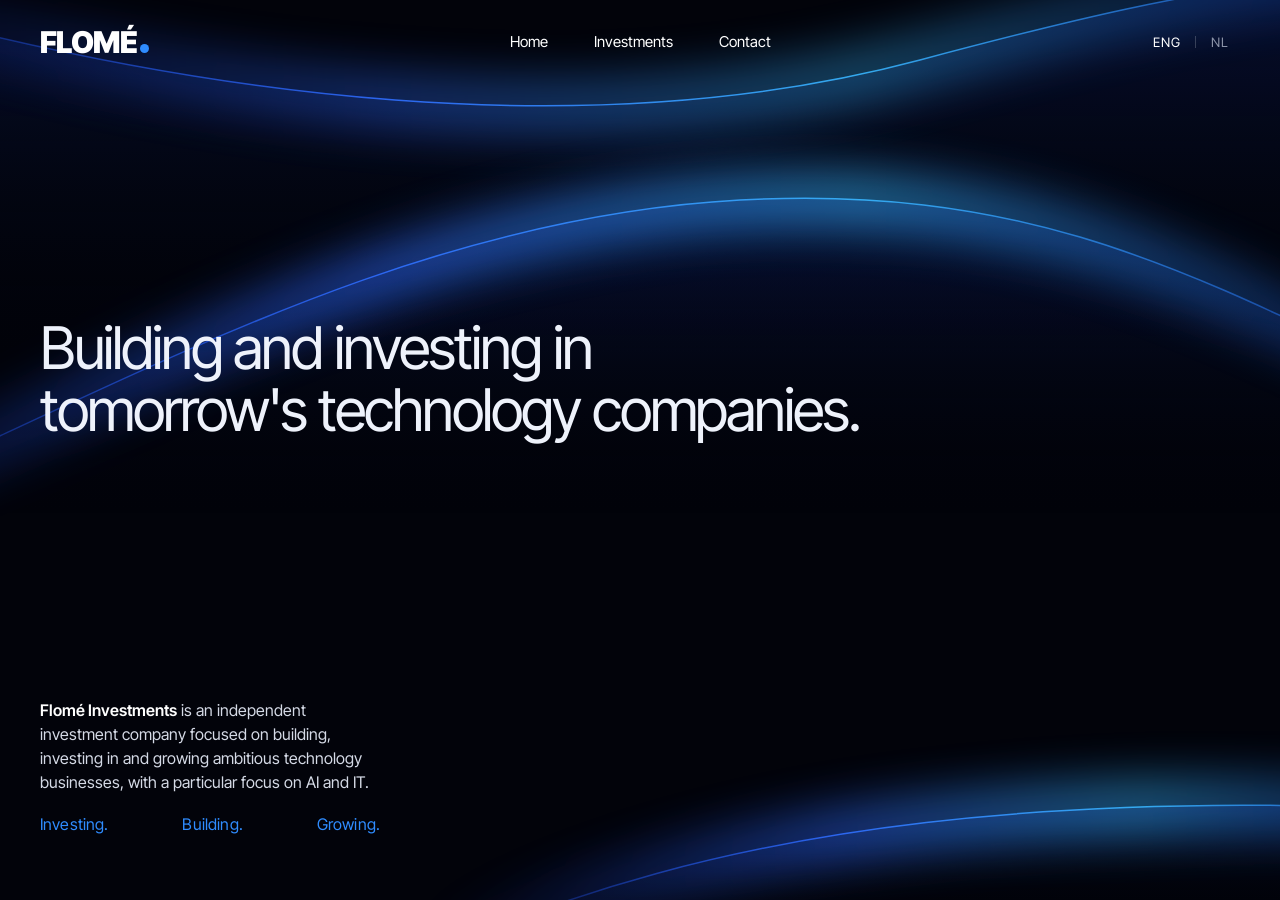
<file: index.html>
<!doctype html>
<html lang="en">
<head>
<meta charset="utf-8">
<meta name="viewport" content="width=device-width, initial-scale=1">
<title>Flomé Investments | Independent investor in AI & IT companies</title>
<meta name="description" content="Flomé Investments (Flome Investments) is an independent investor building, investing in and growing ambitious technology companies, with a focus on AI and IT.">
<meta name="robots" content="index, follow, max-image-preview:large">
<meta name="author" content="Flomé Investments">
<meta name="theme-color" content="#02030a">
<link rel="canonical" href="https://flomeinvestments.com/">
<link rel="alternate" hreflang="en" href="https://flomeinvestments.com/">
<link rel="alternate" hreflang="nl" href="https://flomeinvestments.com/nl/">
<link rel="alternate" hreflang="x-default" href="https://flomeinvestments.com/">
<link rel="icon" href="/favicon.svg" type="image/svg+xml">
<link rel="icon" href="/favicon-48.png" type="image/png" sizes="48x48">
<link rel="apple-touch-icon" href="/apple-touch-icon.png">
<meta property="og:type" content="website">
<meta property="og:site_name" content="Flomé Investments">
<meta property="og:title" content="Flomé Investments | Independent investor in AI & IT companies">
<meta property="og:description" content="Flomé Investments (Flome Investments) is an independent investor building, investing in and growing ambitious technology companies, with a focus on AI and IT.">
<meta property="og:url" content="https://flomeinvestments.com/">
<meta property="og:locale" content="en_GB">
<meta property="og:locale:alternate" content="nl_NL">
<meta property="og:image" content="https://flomeinvestments.com/assets/og-image.jpg">
<meta property="og:image:width" content="1200">
<meta property="og:image:height" content="630">
<meta property="og:image:alt" content="Flomé Investments: Investing. Building. Growing.">
<meta name="twitter:card" content="summary_large_image">
<meta name="twitter:title" content="Flomé Investments | Independent investor in AI & IT companies">
<meta name="twitter:description" content="Flomé Investments (Flome Investments) is an independent investor building, investing in and growing ambitious technology companies, with a focus on AI and IT.">
<meta name="twitter:image" content="https://flomeinvestments.com/assets/og-image.jpg">
<script type="application/ld+json">
{
  "@context": "https://schema.org",
  "@graph": [
    {
      "@type": "Organization",
      "@id": "https://flomeinvestments.com/#organization",
      "name": "Flomé Investments",
      "alternateName": [
        "Flome Investments",
        "Flomé",
        "Flome"
      ],
      "url": "https://flomeinvestments.com/",
      "logo": {
        "@type": "ImageObject",
        "url": "https://flomeinvestments.com/assets/logo-512.png",
        "width": 512,
        "height": 512
      },
      "image": "https://flomeinvestments.com/assets/og-image.jpg",
      "description": "Independent investment company focused on building, investing in and growing ambitious technology businesses, with a particular focus on AI and IT.",
      "knowsAbout": [
        "Artificial intelligence",
        "Information technology",
        "Startups",
        "Scale-ups",
        "Venture investing"
      ],
      "areaServed": "NL",
      "founder": {
        "@type": "Person",
        "name": "Menno Fokkema",
        "sameAs": [
          "https://www.linkedin.com/in/menno-fokkema/"
        ]
      },
      "sameAs": [
        "https://www.linkedin.com/in/menno-fokkema/"
      ]
    },
    {
      "@type": "WebSite",
      "@id": "https://flomeinvestments.com/#website",
      "name": "Flomé Investments",
      "alternateName": [
        "Flome Investments",
        "Flomé"
      ],
      "url": "https://flomeinvestments.com/",
      "inLanguage": [
        "en",
        "nl"
      ],
      "publisher": {
        "@id": "https://flomeinvestments.com/#organization"
      }
    },
    {
      "@type": "WebPage",
      "@id": "https://flomeinvestments.com/#webpage",
      "url": "https://flomeinvestments.com/",
      "name": "Flomé Investments | Independent investor in AI & IT companies",
      "description": "Flomé Investments (Flome Investments) is an independent investor building, investing in and growing ambitious technology companies, with a focus on AI and IT.",
      "inLanguage": "en",
      "isPartOf": {
        "@id": "https://flomeinvestments.com/#website"
      },
      "about": {
        "@id": "https://flomeinvestments.com/#organization"
      },
      "primaryImageOfPage": "https://flomeinvestments.com/assets/og-image.jpg"
    }
  ]
}
</script>
<link rel="preconnect" href="https://fonts.googleapis.com">
<link rel="preconnect" href="https://fonts.gstatic.com" crossorigin>
<link href="https://fonts.googleapis.com/css2?family=Inter+Tight:wght@300;400;500;600;900&display=swap" rel="stylesheet">
<link rel="stylesheet" href="style.css">
</head>
<body>
<header>
  <a class="logo" href="index.html" aria-label="Flomé Investments, home">FLOMÉ<span>.</span></a>
  <nav>
    <a href="index.html">Home</a>
    <a href="investments.html">Investments</a>
    <button class="cta" data-contact>Contact</button>
  </nav>
  <div class="lang" aria-label="Language">
    <a class="on" href="index.html" aria-current="true">ENG</a><i></i><a href="nl/index.html" hreflang="nl" lang="nl">NL</a>
  </div>
</header>

<main class="hero">
  <div class="h1wrap">
    <h1>Building and investing in <br class="br">tomorrow's technology companies.</h1>
  </div>
  <div class="intro">
    <p><strong>Flomé Investments</strong> is an independent investment company focused on building, investing in and growing ambitious technology businesses, with a particular focus on AI and IT.</p>
    <p class="trio"><span>Investing.</span><span>Building.</span><span>Growing.</span></p>
  </div>
</main>

<script src="main.js"></script>
</body>
</html>
</file>
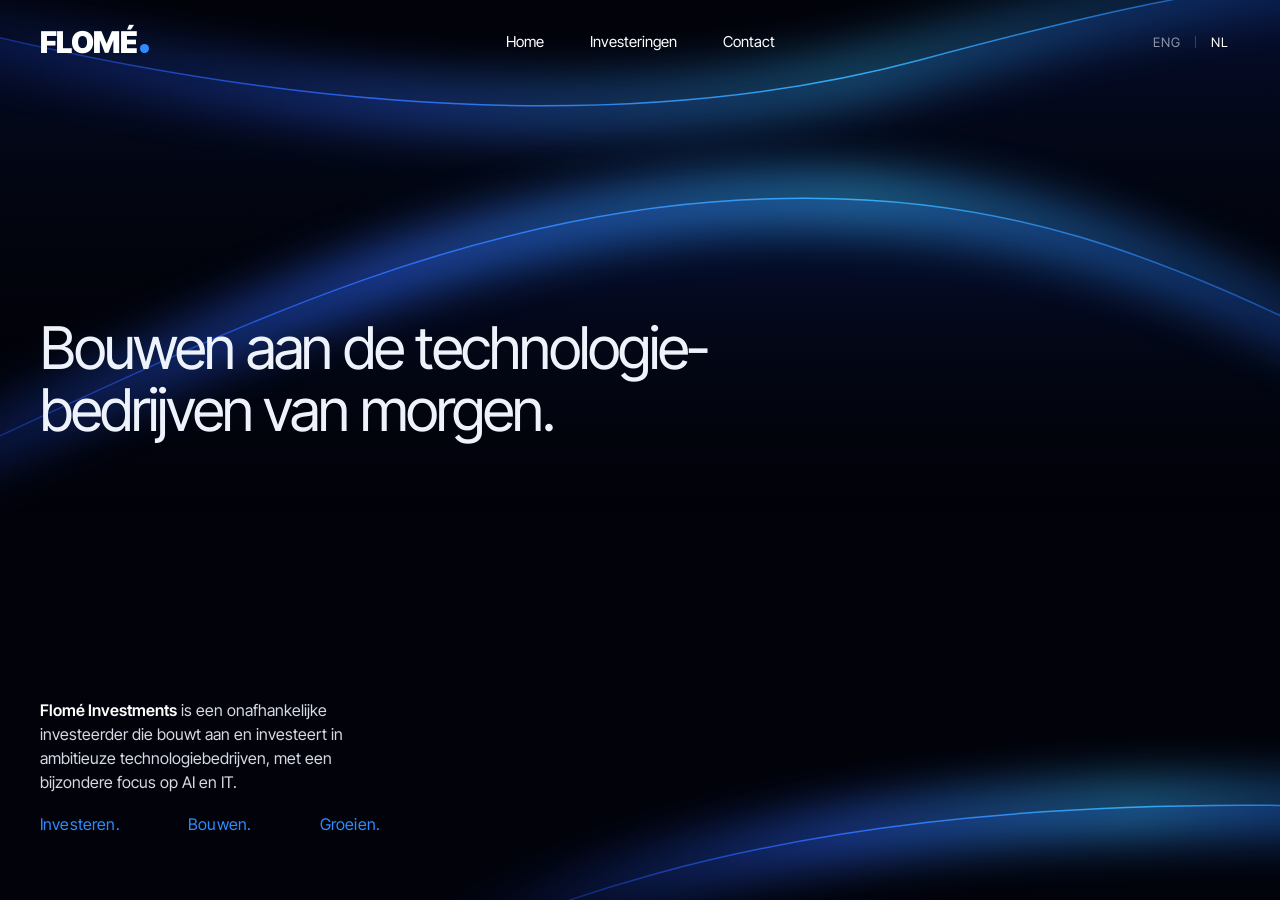
<file: nl/index.html>
<!doctype html>
<html lang="nl">
<head>
<meta charset="utf-8">
<meta name="viewport" content="width=device-width, initial-scale=1">
<title>Flomé Investments | Onafhankelijke investeerder in AI & IT</title>
<meta name="description" content="Flomé Investments (Flome Investments) is een onafhankelijke investeerder die bouwt aan en investeert in ambitieuze technologiebedrijven, met focus op AI en IT.">
<meta name="robots" content="index, follow, max-image-preview:large">
<meta name="author" content="Flomé Investments">
<meta name="theme-color" content="#02030a">
<link rel="canonical" href="https://flomeinvestments.com/nl/">
<link rel="alternate" hreflang="en" href="https://flomeinvestments.com/">
<link rel="alternate" hreflang="nl" href="https://flomeinvestments.com/nl/">
<link rel="alternate" hreflang="x-default" href="https://flomeinvestments.com/">
<link rel="icon" href="/favicon.svg" type="image/svg+xml">
<link rel="icon" href="/favicon-48.png" type="image/png" sizes="48x48">
<link rel="apple-touch-icon" href="/apple-touch-icon.png">
<meta property="og:type" content="website">
<meta property="og:site_name" content="Flomé Investments">
<meta property="og:title" content="Flomé Investments | Onafhankelijke investeerder in AI & IT">
<meta property="og:description" content="Flomé Investments (Flome Investments) is een onafhankelijke investeerder die bouwt aan en investeert in ambitieuze technologiebedrijven, met focus op AI en IT.">
<meta property="og:url" content="https://flomeinvestments.com/nl/">
<meta property="og:locale" content="nl_NL">
<meta property="og:locale:alternate" content="en_GB">
<meta property="og:image" content="https://flomeinvestments.com/assets/og-image.jpg">
<meta property="og:image:width" content="1200">
<meta property="og:image:height" content="630">
<meta property="og:image:alt" content="Flomé Investments: Investing. Building. Growing.">
<meta name="twitter:card" content="summary_large_image">
<meta name="twitter:title" content="Flomé Investments | Onafhankelijke investeerder in AI & IT">
<meta name="twitter:description" content="Flomé Investments (Flome Investments) is een onafhankelijke investeerder die bouwt aan en investeert in ambitieuze technologiebedrijven, met focus op AI en IT.">
<meta name="twitter:image" content="https://flomeinvestments.com/assets/og-image.jpg">
<script type="application/ld+json">
{
  "@context": "https://schema.org",
  "@graph": [
    {
      "@type": "Organization",
      "@id": "https://flomeinvestments.com/#organization",
      "name": "Flomé Investments",
      "alternateName": [
        "Flome Investments",
        "Flomé",
        "Flome"
      ],
      "url": "https://flomeinvestments.com/",
      "logo": {
        "@type": "ImageObject",
        "url": "https://flomeinvestments.com/assets/logo-512.png",
        "width": 512,
        "height": 512
      },
      "image": "https://flomeinvestments.com/assets/og-image.jpg",
      "description": "Independent investment company focused on building, investing in and growing ambitious technology businesses, with a particular focus on AI and IT.",
      "knowsAbout": [
        "Artificial intelligence",
        "Information technology",
        "Startups",
        "Scale-ups",
        "Venture investing"
      ],
      "areaServed": "NL",
      "founder": {
        "@type": "Person",
        "name": "Menno Fokkema",
        "sameAs": [
          "https://www.linkedin.com/in/menno-fokkema/"
        ]
      },
      "sameAs": [
        "https://www.linkedin.com/in/menno-fokkema/"
      ]
    },
    {
      "@type": "WebSite",
      "@id": "https://flomeinvestments.com/#website",
      "name": "Flomé Investments",
      "alternateName": [
        "Flome Investments",
        "Flomé"
      ],
      "url": "https://flomeinvestments.com/",
      "inLanguage": [
        "en",
        "nl"
      ],
      "publisher": {
        "@id": "https://flomeinvestments.com/#organization"
      }
    },
    {
      "@type": "WebPage",
      "@id": "https://flomeinvestments.com/nl/#webpage",
      "url": "https://flomeinvestments.com/nl/",
      "name": "Flomé Investments | Onafhankelijke investeerder in AI & IT",
      "description": "Flomé Investments (Flome Investments) is een onafhankelijke investeerder die bouwt aan en investeert in ambitieuze technologiebedrijven, met focus op AI en IT.",
      "inLanguage": "nl",
      "isPartOf": {
        "@id": "https://flomeinvestments.com/#website"
      },
      "about": {
        "@id": "https://flomeinvestments.com/#organization"
      },
      "primaryImageOfPage": "https://flomeinvestments.com/assets/og-image.jpg"
    }
  ]
}
</script>
<link rel="preconnect" href="https://fonts.googleapis.com">
<link rel="preconnect" href="https://fonts.gstatic.com" crossorigin>
<link href="https://fonts.googleapis.com/css2?family=Inter+Tight:wght@300;400;500;600;900&display=swap" rel="stylesheet">
<link rel="stylesheet" href="../style.css">
</head>
<body>
<header>
  <a class="logo" href="index.html" aria-label="Flomé Investments, home">FLOMÉ<span>.</span></a>
  <nav>
    <a href="index.html">Home</a>
    <a href="investeringen.html">Investeringen</a>
    <button class="cta" data-contact>Contact</button>
  </nav>
  <div class="lang" aria-label="Taal">
    <a href="../index.html" hreflang="en" lang="en">ENG</a><i></i><a class="on" href="index.html" aria-current="true">NL</a>
  </div>
</header>

<main class="hero">
  <div class="h1wrap">
    <h1>Bouwen aan de technologie<span class="br">-<br></span>bedrijven van morgen.</h1>
  </div>
  <div class="intro">
    <p><strong>Flomé Investments</strong> is een onafhankelijke investeerder die bouwt aan en investeert in ambitieuze technologiebedrijven, met een bijzondere focus op AI en IT.</p>
    <p class="trio"><span>Investeren.</span><span>Bouwen.</span><span>Groeien.</span></p>
  </div>
</main>

<script src="../main.js"></script>
</body>
</html>
</file>
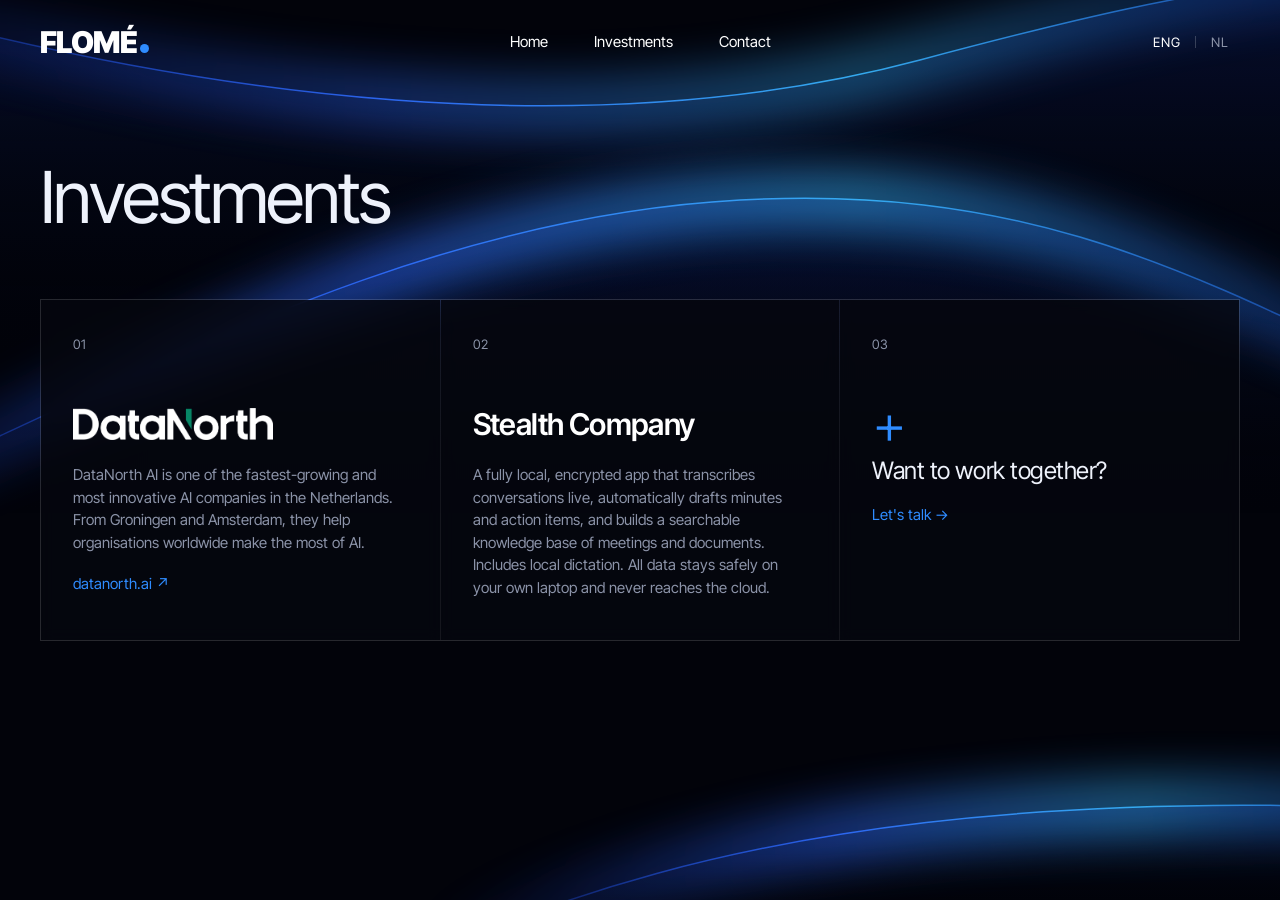
<file: investments.html>
<!doctype html>
<html lang="en">
<head>
<meta charset="utf-8">
<meta name="viewport" content="width=device-width, initial-scale=1">
<title>Investments: DataNorth AI & more | Flomé Investments</title>
<meta name="description" content="The portfolio of Flomé Investments: DataNorth AI, one of the fastest-growing AI companies in the Netherlands, and a stealth company building local, encrypted AI.">
<meta name="robots" content="index, follow, max-image-preview:large">
<meta name="author" content="Flomé Investments">
<meta name="theme-color" content="#02030a">
<link rel="canonical" href="https://flomeinvestments.com/investments.html">
<link rel="alternate" hreflang="en" href="https://flomeinvestments.com/investments.html">
<link rel="alternate" hreflang="nl" href="https://flomeinvestments.com/nl/investeringen.html">
<link rel="alternate" hreflang="x-default" href="https://flomeinvestments.com/investments.html">
<link rel="icon" href="/favicon.svg" type="image/svg+xml">
<link rel="icon" href="/favicon-48.png" type="image/png" sizes="48x48">
<link rel="apple-touch-icon" href="/apple-touch-icon.png">
<meta property="og:type" content="website">
<meta property="og:site_name" content="Flomé Investments">
<meta property="og:title" content="Investments: DataNorth AI & more | Flomé Investments">
<meta property="og:description" content="The portfolio of Flomé Investments: DataNorth AI, one of the fastest-growing AI companies in the Netherlands, and a stealth company building local, encrypted AI.">
<meta property="og:url" content="https://flomeinvestments.com/investments.html">
<meta property="og:locale" content="en_GB">
<meta property="og:locale:alternate" content="nl_NL">
<meta property="og:image" content="https://flomeinvestments.com/assets/og-image.jpg">
<meta property="og:image:width" content="1200">
<meta property="og:image:height" content="630">
<meta property="og:image:alt" content="Flomé Investments: Investing. Building. Growing.">
<meta name="twitter:card" content="summary_large_image">
<meta name="twitter:title" content="Investments: DataNorth AI & more | Flomé Investments">
<meta name="twitter:description" content="The portfolio of Flomé Investments: DataNorth AI, one of the fastest-growing AI companies in the Netherlands, and a stealth company building local, encrypted AI.">
<meta name="twitter:image" content="https://flomeinvestments.com/assets/og-image.jpg">
<script type="application/ld+json">
{
  "@context": "https://schema.org",
  "@graph": [
    {
      "@type": "CollectionPage",
      "@id": "https://flomeinvestments.com/investments.html#webpage",
      "url": "https://flomeinvestments.com/investments.html",
      "name": "Investments: DataNorth AI & more | Flomé Investments",
      "description": "The portfolio of Flomé Investments: DataNorth AI, one of the fastest-growing AI companies in the Netherlands, and a stealth company building local, encrypted AI.",
      "inLanguage": "en",
      "isPartOf": {
        "@id": "https://flomeinvestments.com/#website"
      },
      "about": {
        "@id": "https://flomeinvestments.com/#organization"
      },
      "primaryImageOfPage": "https://flomeinvestments.com/assets/og-image.jpg",
      "mentions": {
        "@id": "https://flomeinvestments.com/investments.html#datanorth"
      }
    },
    {
      "@type": "Organization",
      "name": "DataNorth AI",
      "url": "https://datanorth.ai",
      "@id": "https://flomeinvestments.com/investments.html#datanorth"
    }
  ]
}
</script>
<link rel="preconnect" href="https://fonts.googleapis.com">
<link rel="preconnect" href="https://fonts.gstatic.com" crossorigin>
<link href="https://fonts.googleapis.com/css2?family=Inter+Tight:wght@300;400;500;600;900&display=swap" rel="stylesheet">
<link rel="stylesheet" href="style.css">
</head>
<body>
<header>
  <a class="logo" href="index.html" aria-label="Flomé Investments, home">FLOMÉ<span>.</span></a>
  <nav>
    <a href="index.html">Home</a>
    <a href="investments.html" aria-current="page">Investments</a>
    <button class="cta" data-contact>Contact</button>
  </nav>
  <div class="lang" aria-label="Language">
    <a class="on" href="investments.html" aria-current="true">ENG</a><i></i><a href="nl/investeringen.html" hreflang="nl" lang="nl">NL</a>
  </div>
</header>

<main class="page">
  <h1>Investments</h1>

  <div class="grid">
    <a class="card" href="https://datanorth.ai" target="_blank" rel="noopener">
      <span class="num">01</span>
      <div>
        <div class="mark"><img src="assets/datanorth-logo-white.png" alt="DataNorth" width="200" height="32"></div>
        <p>DataNorth AI is one of the fastest-growing and most innovative AI companies in the Netherlands. From Groningen and Amsterdam, they help organisations worldwide make the most of AI.</p>
        <span class="go">datanorth.ai ↗</span>
      </div>
    </a>

    <div class="card stealth">
      <span class="num">02</span>
      <div>
        <div class="mark"><span class="wordmark">Stealth Company</span></div>
        <p>A fully local, encrypted app that transcribes conversations live, automatically drafts minutes and action items, and builds a searchable knowledge base of meetings and documents. Includes local dictation. All data stays safely on your own laptop and never reaches the cloud.</p>
      </div>
    </div>

    <button class="card third" data-contact>
      <span class="num">03</span>
      <div>
        <div class="mark">+</div>
        <h3>Want to work together?</h3>
        <span class="go">Let's talk →</span>
      </div>
    </button>
  </div>
</main>

<script src="main.js"></script>
</body>
</html>
</file>
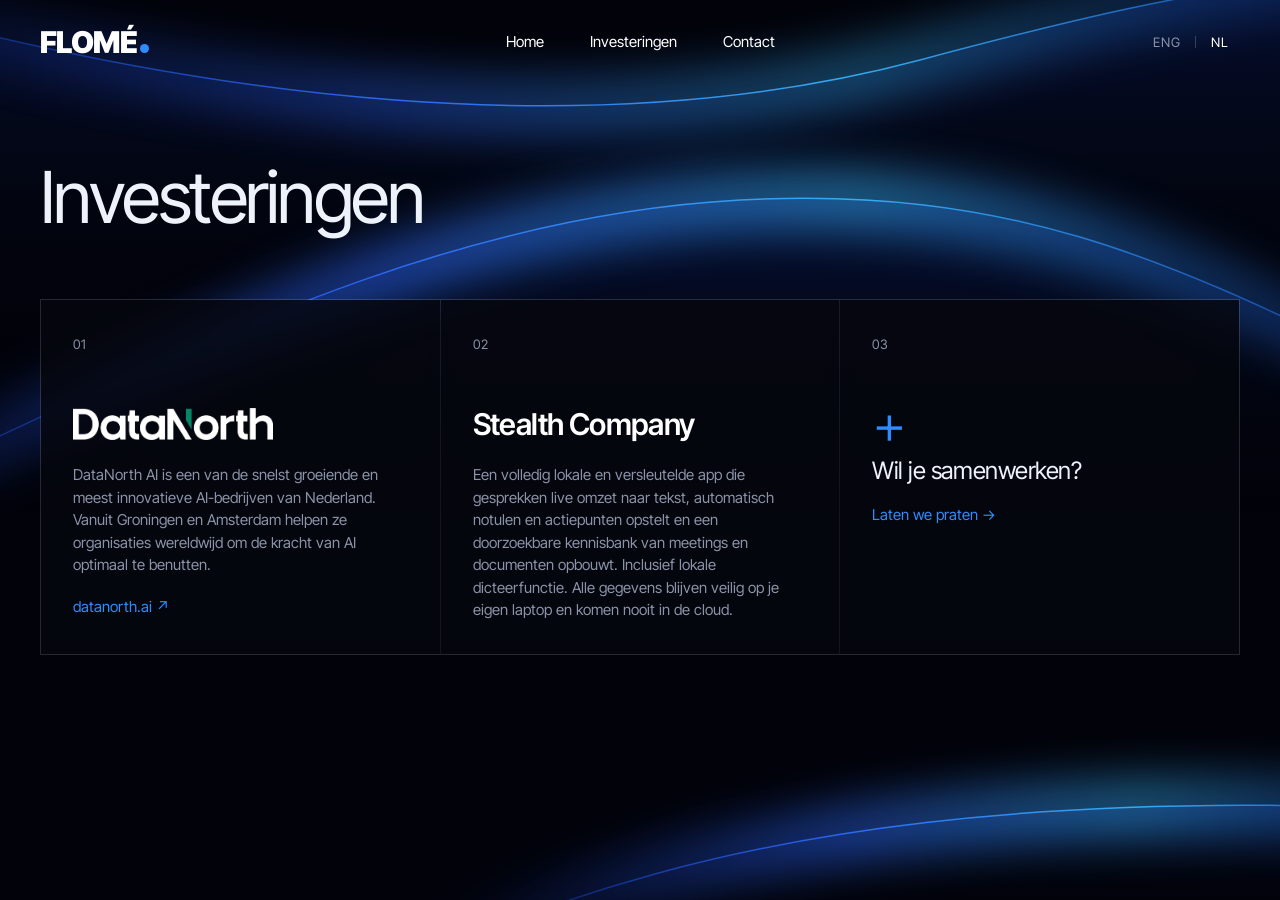
<file: nl/investeringen.html>
<!doctype html>
<html lang="nl">
<head>
<meta charset="utf-8">
<meta name="viewport" content="width=device-width, initial-scale=1">
<title>Investeringen: DataNorth AI & meer | Flomé Investments</title>
<meta name="description" content="De investeringen van Flomé Investments: DataNorth AI, een van de snelst groeiende AI-bedrijven van Nederland, en een stealth company in lokale, versleutelde AI.">
<meta name="robots" content="index, follow, max-image-preview:large">
<meta name="author" content="Flomé Investments">
<meta name="theme-color" content="#02030a">
<link rel="canonical" href="https://flomeinvestments.com/nl/investeringen.html">
<link rel="alternate" hreflang="en" href="https://flomeinvestments.com/investments.html">
<link rel="alternate" hreflang="nl" href="https://flomeinvestments.com/nl/investeringen.html">
<link rel="alternate" hreflang="x-default" href="https://flomeinvestments.com/investments.html">
<link rel="icon" href="/favicon.svg" type="image/svg+xml">
<link rel="icon" href="/favicon-48.png" type="image/png" sizes="48x48">
<link rel="apple-touch-icon" href="/apple-touch-icon.png">
<meta property="og:type" content="website">
<meta property="og:site_name" content="Flomé Investments">
<meta property="og:title" content="Investeringen: DataNorth AI & meer | Flomé Investments">
<meta property="og:description" content="De investeringen van Flomé Investments: DataNorth AI, een van de snelst groeiende AI-bedrijven van Nederland, en een stealth company in lokale, versleutelde AI.">
<meta property="og:url" content="https://flomeinvestments.com/nl/investeringen.html">
<meta property="og:locale" content="nl_NL">
<meta property="og:locale:alternate" content="en_GB">
<meta property="og:image" content="https://flomeinvestments.com/assets/og-image.jpg">
<meta property="og:image:width" content="1200">
<meta property="og:image:height" content="630">
<meta property="og:image:alt" content="Flomé Investments: Investing. Building. Growing.">
<meta name="twitter:card" content="summary_large_image">
<meta name="twitter:title" content="Investeringen: DataNorth AI & meer | Flomé Investments">
<meta name="twitter:description" content="De investeringen van Flomé Investments: DataNorth AI, een van de snelst groeiende AI-bedrijven van Nederland, en een stealth company in lokale, versleutelde AI.">
<meta name="twitter:image" content="https://flomeinvestments.com/assets/og-image.jpg">
<script type="application/ld+json">
{
  "@context": "https://schema.org",
  "@graph": [
    {
      "@type": "CollectionPage",
      "@id": "https://flomeinvestments.com/nl/investeringen.html#webpage",
      "url": "https://flomeinvestments.com/nl/investeringen.html",
      "name": "Investeringen: DataNorth AI & meer | Flomé Investments",
      "description": "De investeringen van Flomé Investments: DataNorth AI, een van de snelst groeiende AI-bedrijven van Nederland, en een stealth company in lokale, versleutelde AI.",
      "inLanguage": "nl",
      "isPartOf": {
        "@id": "https://flomeinvestments.com/#website"
      },
      "about": {
        "@id": "https://flomeinvestments.com/#organization"
      },
      "primaryImageOfPage": "https://flomeinvestments.com/assets/og-image.jpg",
      "mentions": {
        "@id": "https://flomeinvestments.com/nl/investeringen.html#datanorth"
      }
    },
    {
      "@type": "Organization",
      "name": "DataNorth AI",
      "url": "https://datanorth.ai",
      "@id": "https://flomeinvestments.com/nl/investeringen.html#datanorth"
    }
  ]
}
</script>
<link rel="preconnect" href="https://fonts.googleapis.com">
<link rel="preconnect" href="https://fonts.gstatic.com" crossorigin>
<link href="https://fonts.googleapis.com/css2?family=Inter+Tight:wght@300;400;500;600;900&display=swap" rel="stylesheet">
<link rel="stylesheet" href="../style.css">
</head>
<body>
<header>
  <a class="logo" href="index.html" aria-label="Flomé Investments, home">FLOMÉ<span>.</span></a>
  <nav>
    <a href="index.html">Home</a>
    <a href="investeringen.html" aria-current="page">Investeringen</a>
    <button class="cta" data-contact>Contact</button>
  </nav>
  <div class="lang" aria-label="Taal">
    <a href="../investments.html" hreflang="en" lang="en">ENG</a><i></i><a class="on" href="investeringen.html" aria-current="true">NL</a>
  </div>
</header>

<main class="page">
  <h1>Investeringen</h1>

  <div class="grid">
    <a class="card" href="https://datanorth.ai" target="_blank" rel="noopener">
      <span class="num">01</span>
      <div>
        <div class="mark"><img src="../assets/datanorth-logo-white.png" alt="DataNorth" width="200" height="32"></div>
        <p>DataNorth AI is een van de snelst groeiende en meest innovatieve AI-bedrijven van Nederland. Vanuit Groningen en Amsterdam helpen ze organisaties wereldwijd om de kracht van AI optimaal te benutten.</p>
        <span class="go">datanorth.ai ↗</span>
      </div>
    </a>

    <div class="card stealth">
      <span class="num">02</span>
      <div>
        <div class="mark"><span class="wordmark">Stealth Company</span></div>
        <p>Een volledig lokale en versleutelde app die gesprekken live omzet naar tekst, automatisch notulen en actiepunten opstelt en een doorzoekbare kennisbank van meetings en documenten opbouwt. Inclusief lokale dicteerfunctie. Alle gegevens blijven veilig op je eigen laptop en komen nooit in de cloud.</p>
      </div>
    </div>

    <button class="card third" data-contact>
      <span class="num">03</span>
      <div>
        <div class="mark">+</div>
        <h3>Wil je samenwerken?</h3>
        <span class="go">Laten we praten →</span>
      </div>
    </button>
  </div>
</main>

<script src="../main.js"></script>
</body>
</html>
</file>
<file: style.css>
:root{
  --bg:#02030a;
  --fg:#eef2fb;
  --dim:#8b93a8;
  --blue:#2f8cff;
  --line:rgba(255,255,255,.08);
}
*{box-sizing:border-box;margin:0;padding:0}
html,body{min-height:100%}
body{
  background:var(--bg);
  color:var(--fg);
  font-family:'Inter Tight',system-ui,sans-serif;
  font-weight:400;
  -webkit-font-smoothing:antialiased;
  overflow-x:hidden;
}
a{color:inherit;text-decoration:none}

/* waves */
.waves{position:fixed;inset:0;z-index:0;pointer-events:none}
.waves svg{width:100%;height:100%}
.w1{animation:drift 22s ease-in-out infinite alternate}
.w2{animation:drift 28s ease-in-out infinite alternate-reverse}
.w3{animation:drift 34s ease-in-out infinite alternate}
@keyframes drift{from{transform:translate(0,0)}to{transform:translate(-60px,25px)}}
@media (prefers-reduced-motion:reduce){.w1,.w2,.w3{animation:none}}

/* header */
header{
  position:fixed;top:0;left:0;right:0;z-index:10;
  display:grid;grid-template-columns:1fr auto 1fr;align-items:center;
  padding:22px 40px;
}
.logo{justify-self:start}
.lang{justify-self:end;display:flex;align-items:center;gap:4px;font-size:13px;letter-spacing:.06em}
.lang a{color:var(--dim);padding:6px 10px;border:1px solid transparent;border-radius:999px;transition:color .2s,border-color .2s}
.lang a:hover{color:#7cc4ff;border-color:#7cc4ff}
.lang a.on{color:#fff}
.lang i{width:1px;height:12px;background:rgba(255,255,255,.2)}
.logo{
  font-family:'Inter Tight',sans-serif;font-weight:900;
  font-size:30px;letter-spacing:-.02em;line-height:1;color:#fff
}
.logo span{display:inline-block;width:.3em;height:.3em;border-radius:50%;background:var(--blue);color:transparent;overflow:hidden;margin-left:.1em;vertical-align:baseline}
nav{display:flex;align-items:center;gap:8px;font-size:15px}
nav a,nav .cta{
  color:#fff;padding:9px 18px;border:1px solid transparent;border-radius:999px;
  background:none;font:inherit;cursor:pointer;
  transition:color .2s,border-color .2s
}
nav a:hover,nav .cta:hover{color:#7cc4ff;border-color:#7cc4ff}

/* hero */
.hero{
  position:relative;z-index:1;min-height:100vh;
  display:flex;flex-direction:column;justify-content:flex-end;
  padding:140px 40px 64px;
}
h1{
  font-weight:400;
  font-size:clamp(36px,4.6vw,72px);
  line-height:1.05;
  letter-spacing:-.035em;
}
@media (max-width:820px){.br{display:none}}
.intro{margin-top:auto;padding-top:80px;max-width:340px;font-size:16px;line-height:1.5;color:#d5dae6}
.intro strong{font-weight:600;color:#fff}
.trio{margin-top:18px;color:var(--blue);font-size:16px;letter-spacing:.01em;display:flex;justify-content:space-between}
.hero .h1wrap{margin-top:auto}

/* investments */
.page{position:relative;z-index:1;min-height:100vh;padding:160px 40px 64px;display:flex;flex-direction:column}
.page h1{font-size:clamp(40px,5.6vw,80px);max-width:none}
.grid{display:grid;grid-template-columns:repeat(3,1fr);gap:1px;background:var(--line);border:1px solid var(--line);margin-top:64px}
.card{
  background:rgba(2,3,10,.82);backdrop-filter:blur(6px);
  padding:36px 32px 32px;min-height:340px;
  display:flex;flex-direction:column;justify-content:flex-start;gap:40px;
  transition:background .25s
}
a.card:hover,button.card:hover{background:rgba(10,24,52,.85)}
button.card{font:inherit;color:inherit;text-align:left;border:0;cursor:pointer}
.card .num{font-size:13px;color:var(--dim)}
.card .mark{height:64px;display:flex;align-items:center}
.card .mark img{max-height:44px;max-width:200px}
.card .wordmark{font-size:30px;letter-spacing:-.02em;font-weight:600;color:#fff;line-height:1}
.card h3{font-size:24px;font-weight:400;letter-spacing:-.02em}
.card p{margin-top:8px;color:var(--dim);font-size:15px;line-height:1.5}
.card .go{display:block;margin-top:20px;color:var(--blue);font-size:15px}
.third .mark{font-size:56px;font-weight:300;color:var(--blue)}

/* modal */
.modal{
  position:fixed;inset:0;z-index:50;display:none;align-items:center;justify-content:center;
  padding:16px;background:rgba(1,2,8,.7);backdrop-filter:blur(10px)
}
.modal.open{display:flex}
.box{
  position:relative;width:100%;max-width:420px;
  background:#060a18;border:1px solid var(--line);padding:48px 36px 36px
}
.box h2{font-weight:400;font-size:44px;letter-spacing:-.03em;margin-bottom:28px}
.btn{
  display:flex;justify-content:space-between;align-items:center;
  padding:16px 18px;margin-top:10px;font-size:15px;
  border:1px solid rgba(255,255,255,.14);transition:.2s
}
.btn:hover{border-color:var(--blue);color:#fff}
.btn.primary{background:var(--blue);border-color:var(--blue);color:#fff}
.btn.primary:hover{background:#4a9dff}
.close{position:absolute;top:12px;right:16px;background:none;border:0;color:var(--dim);font-size:24px;cursor:pointer}

footer{position:relative;z-index:1;padding:0 40px 28px;font-size:13px;color:#4d5568}

@media (max-width:820px){
  .grid{grid-template-columns:1fr}
  .card{min-height:240px}
}
@media (max-width:640px){
  header{padding:16px;grid-template-columns:1fr auto;row-gap:10px}
  header nav{grid-column:1 / -1;grid-row:2;justify-self:center}
  .lang a{padding:5px 8px}
  .logo{font-size:24px}
  nav{gap:0;font-size:14px}
  nav a,nav .cta{padding:7px 10px}
  .hero,.page{padding-left:16px;padding-right:16px}
  .hero{padding-top:160px}
  .hero{padding-bottom:40px}
  .page{padding-top:150px}
  footer{padding:0 16px 20px}
  .box{padding:44px 22px 24px}
}
</file>
